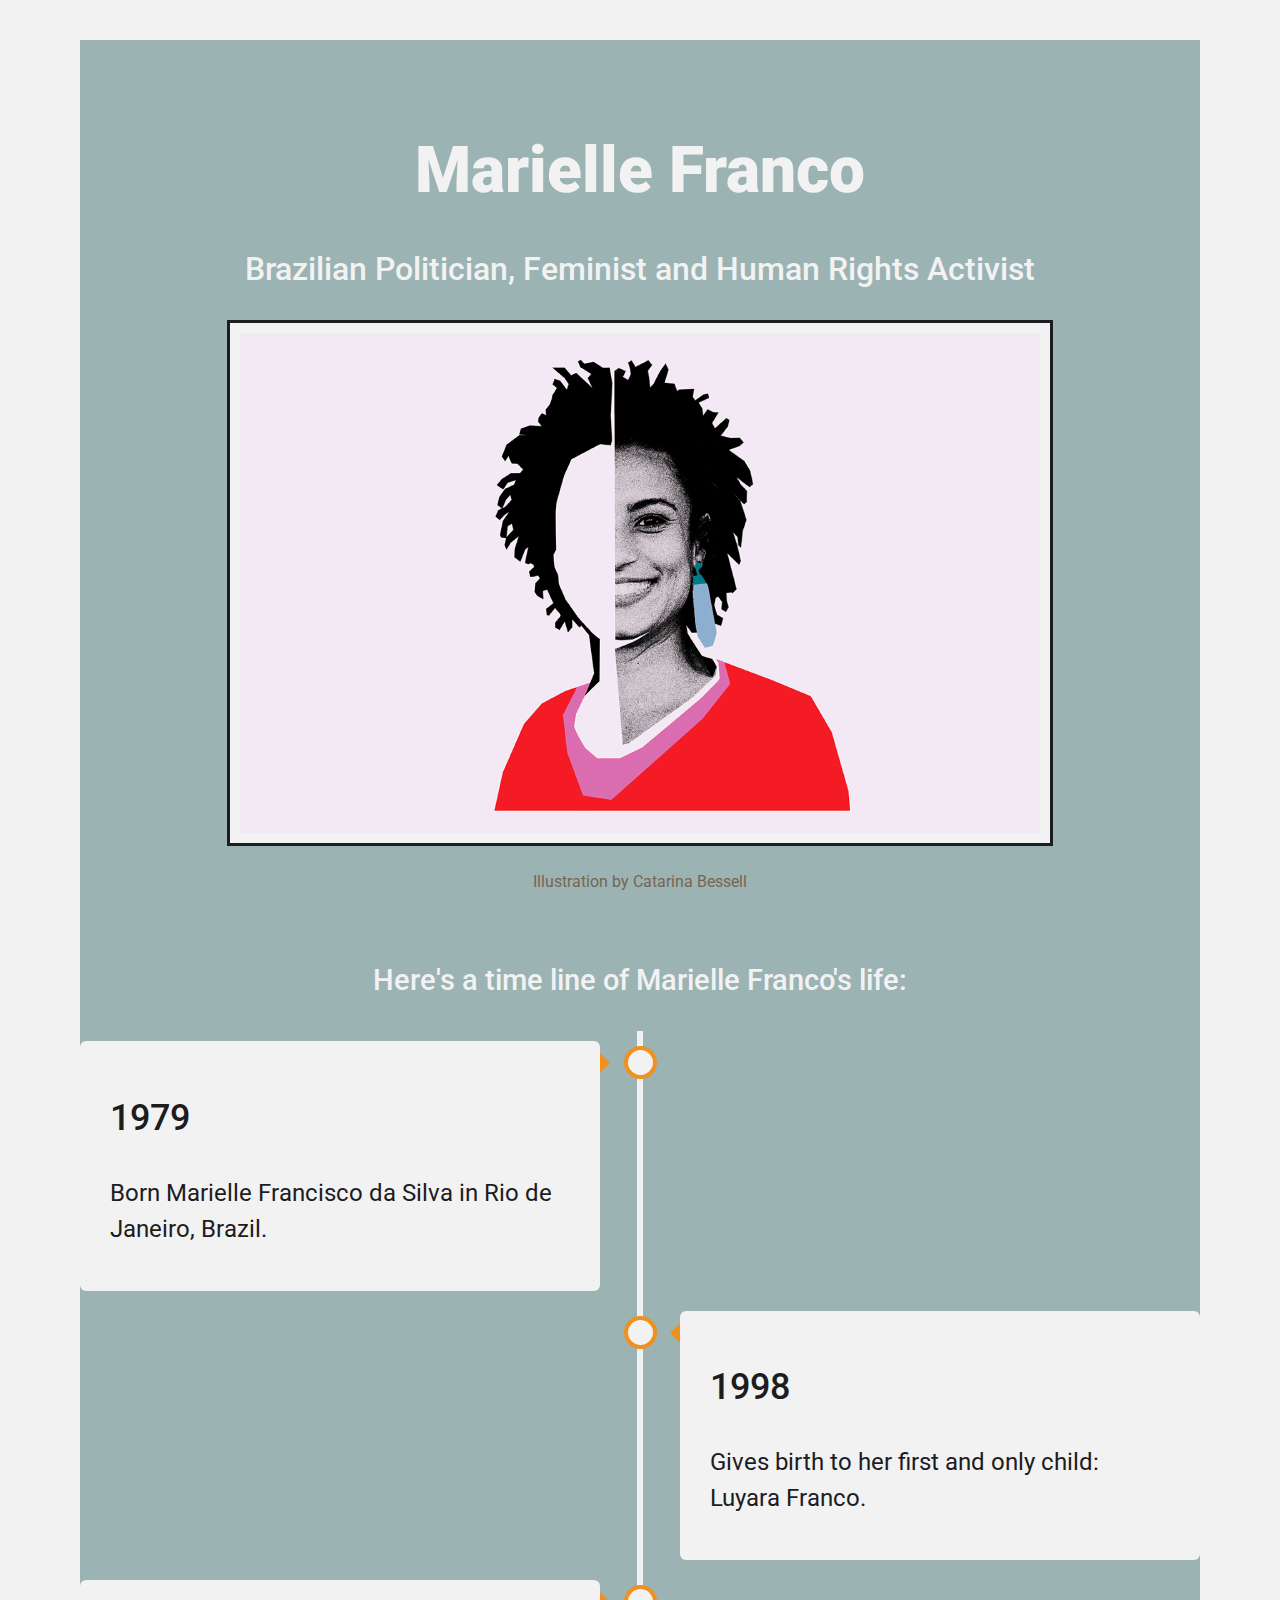
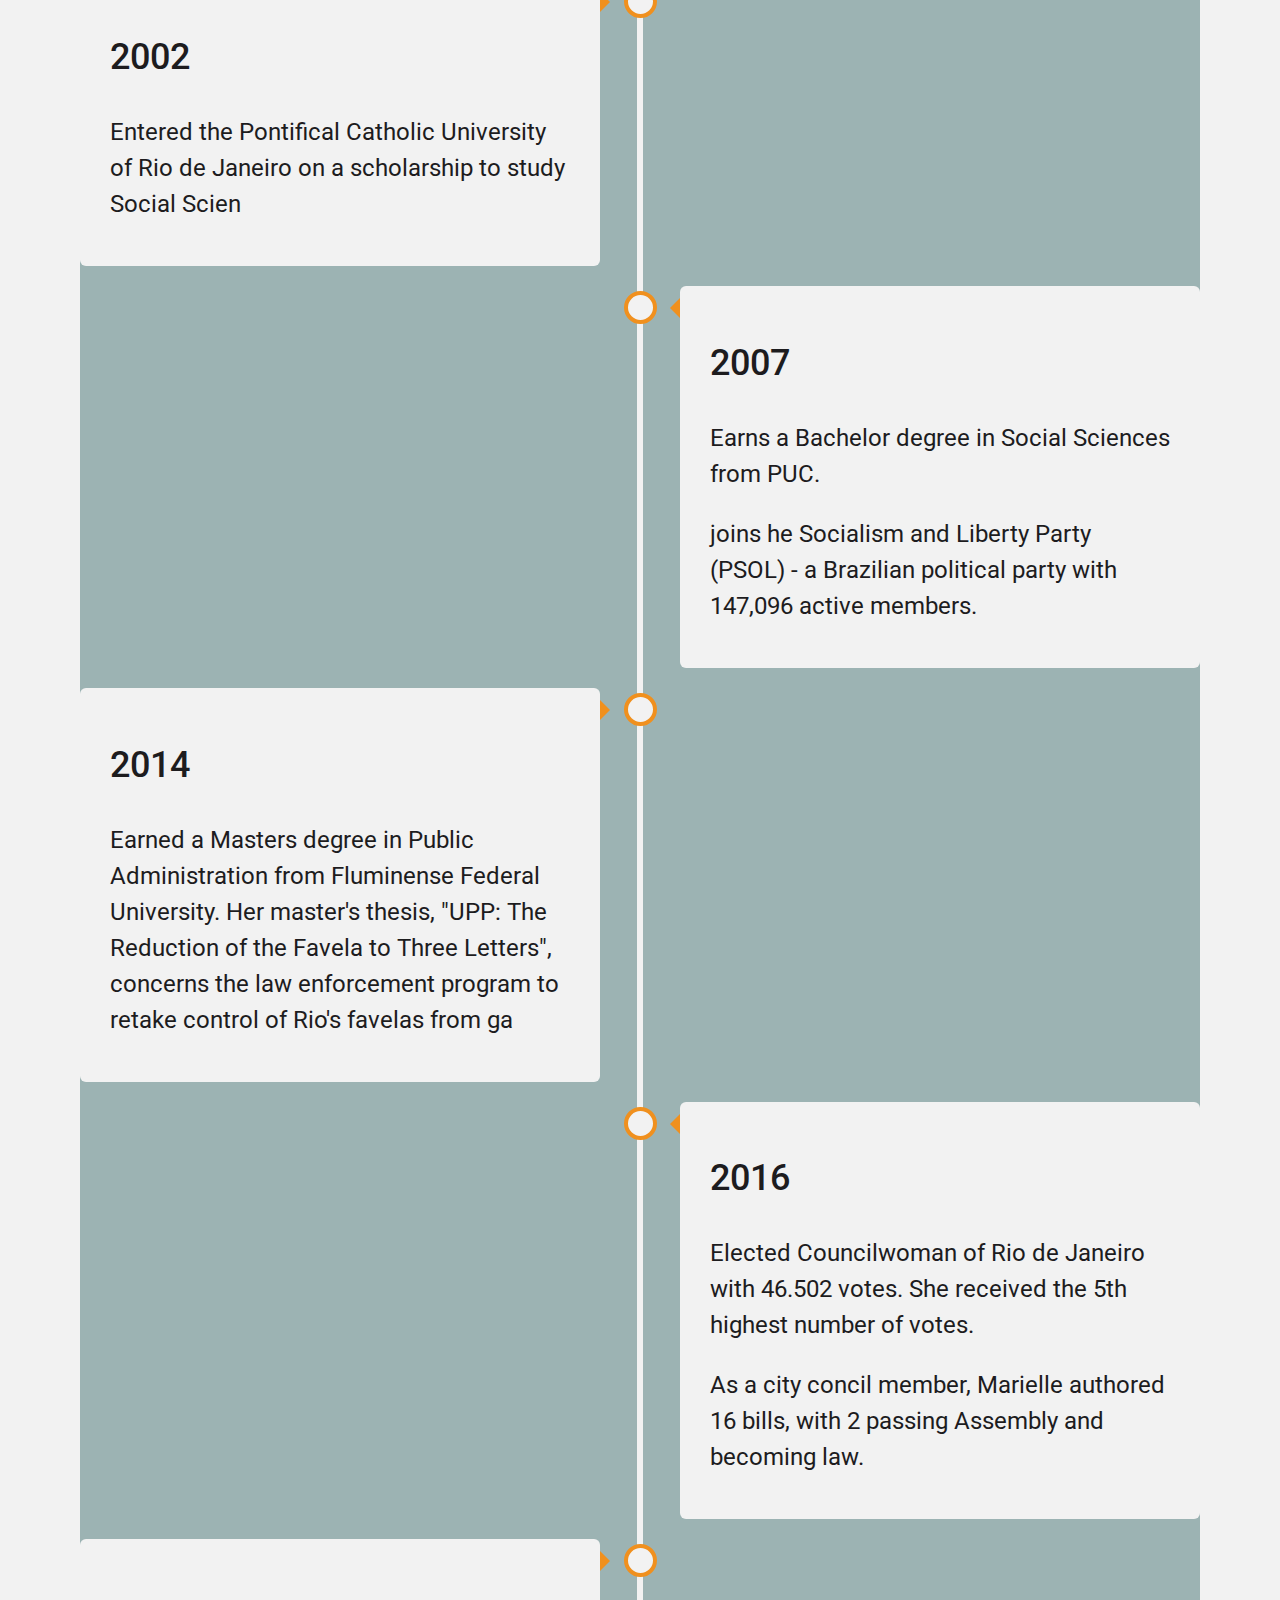
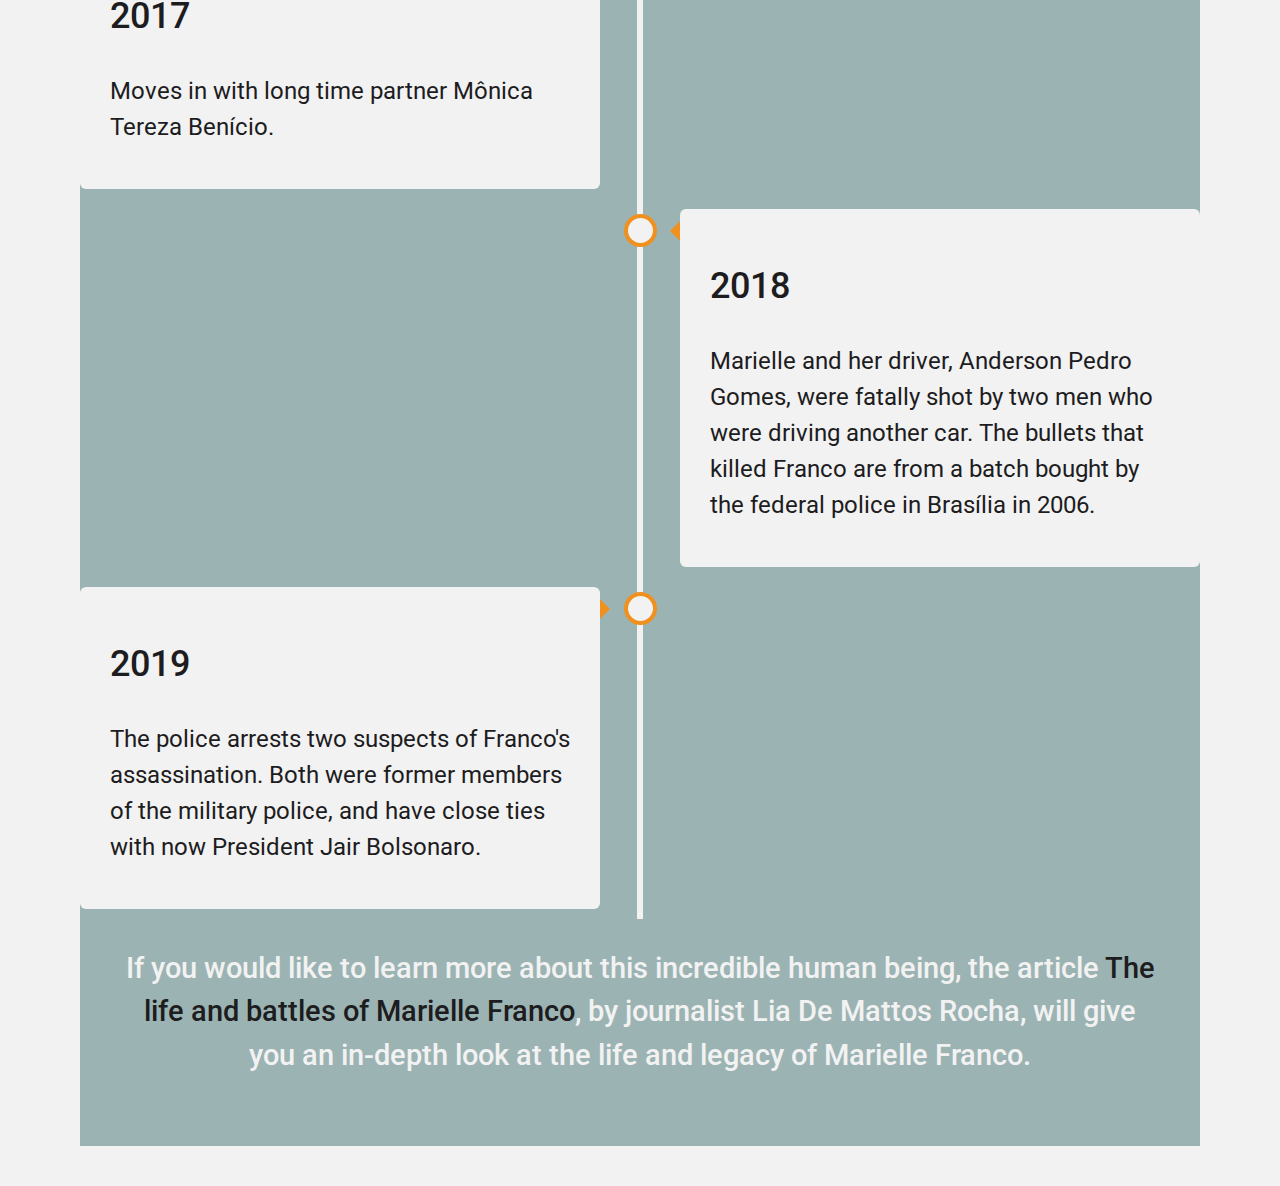
<file: marielle-franco_tribute-page/index.html>
<!DOCTYPE HTML>
<html lang="en" dir="ltr">
    <head>
        <meta charset="UTF-8"/>
        <meta name='viewport' content='width=device-width, initial-scale=1'/>
        <meta name='description' content='A Tribute Page for Marielle Franco'/>
        <title>Marielle Franco, Present!</title>
        <link href='style.css' rel='stylesheet'>
        <link href="https://fonts.googleapis.com/css2?family=Roboto:wght@400;500;900&display=swap" rel="stylesheet">
    </head>

    <body>
        <main id="main">
            <section>
                <h1 id="title">Marielle Franco</h1>
                <h2 id="tribute-info">Brazilian Politician, Feminist and Human Rights Activist</h2>
                <figure>
                    <img id="image" srcset="images/marielle-200px.jpg 200w,
                                images/marielle-480px.jpg 480w,
                                images/marielle-800px.jpg 800w"
                                sizes="(max-width: 600px) 480px, 800px"
                                src="Dispatch-Marielle-800px.jpg"
                                alt="A Marielle Franco illustration by the artist Catarina Bessell">
                </figure>
                <figcaption id="img-caption">Illustration by <a target="_blank" href="https://www.instagram.com/catarinabessell/">Catarina Bessell</a></figcaption>
                <br>
            </section>

            <h3>Here's a time line of Marielle Franco's life:</h3>

            <section class="timeline">
                <div class="container left">
                    <div class="content">
                        <h2>1979</h2>
                        <p>Born Marielle Francisco da Silva in Rio de Janeiro, Brazil.</p>
                    </div>
                </div>
                <div class="container right">
                    <div class="content">
                        <h2>1998</h2>
                        <p>Gives birth to her first and only child: Luyara Franco.</p>
                    </div>
                </div>
                <div class="container left">
                    <div class="content">
                        <h2>2002</h2>
                        <p>Entered the Pontifical Catholic University of Rio de Janeiro on a scholarship to study Social Scien</p>
                    </div>
                </div>
                <div class="container right">
                    <div class="content">
                        <h2>2007</h2>
                        <p>
                            Earns a Bachelor degree in Social Sciences from PUC.
                        <p>
                            joins he Socialism and Liberty Party (PSOL) - a Brazilian political party with 147,096 active members.
                        </p>
                    </div>
                </div>
                <div class="container left">
                    <div class="content">
                        <h2>2014</h2>
                        <p>Earned a Masters degree in Public Administration from Fluminense Federal University. Her master's thesis, "UPP: The Reduction of the Favela to Three Letters", concerns the law enforcement program to retake control of Rio's favelas from ga</p>
                    </div>
                </div>
                <div class="container right">
                    <div class="content">
                        <h2>2016</h2>
                        <p>Elected Councilwoman of Rio de Janeiro with 46.502 votes. She received the 5th highest number of votes.</p>
                        <p>As a city concil member, Marielle authored 16 bills, with 2 passing Assembly and becoming law.</p>
                    </div>
                </div>
                <div class="container left">
                    <div class="content">
                        <h2>2017</h2>
                        <p>Moves in with long time partner Mônica Tereza Benício.</p>
                    </div>
                </div>
                <div class="container right">
                    <div class="content">
                        <h2>2018</h2>
                        <p>Marielle and her driver, Anderson Pedro Gomes, were fatally shot by two men who were driving another car. The bullets that killed Franco are from a batch bought by the federal police in Brasília in 2006.</p>
                    </div>
                </div>
                <div class="container left">
                    <div class="content">
                        <h2>2019</h2>
                        <p>The police arrests two suspects of Franco's assassination. Both were former members of the military police, and have close ties with now President Jair Bolsonaro.</p>
                    </div>
                </div>
            </section>

            <h3>If you would like to learn more about this incredible human being, the article <a target="_blank" href="https://www.opendemocracy.net/en/democraciaabierta/life-and-battles-marielle-franco/">The life and battles of Marielle Franco</a>, by journalist Lia De Mattos Rocha, will give you an in-depth look at the life and legacy of Marielle Franco.</h3>

        </main>
    </body>

</html>
</file>
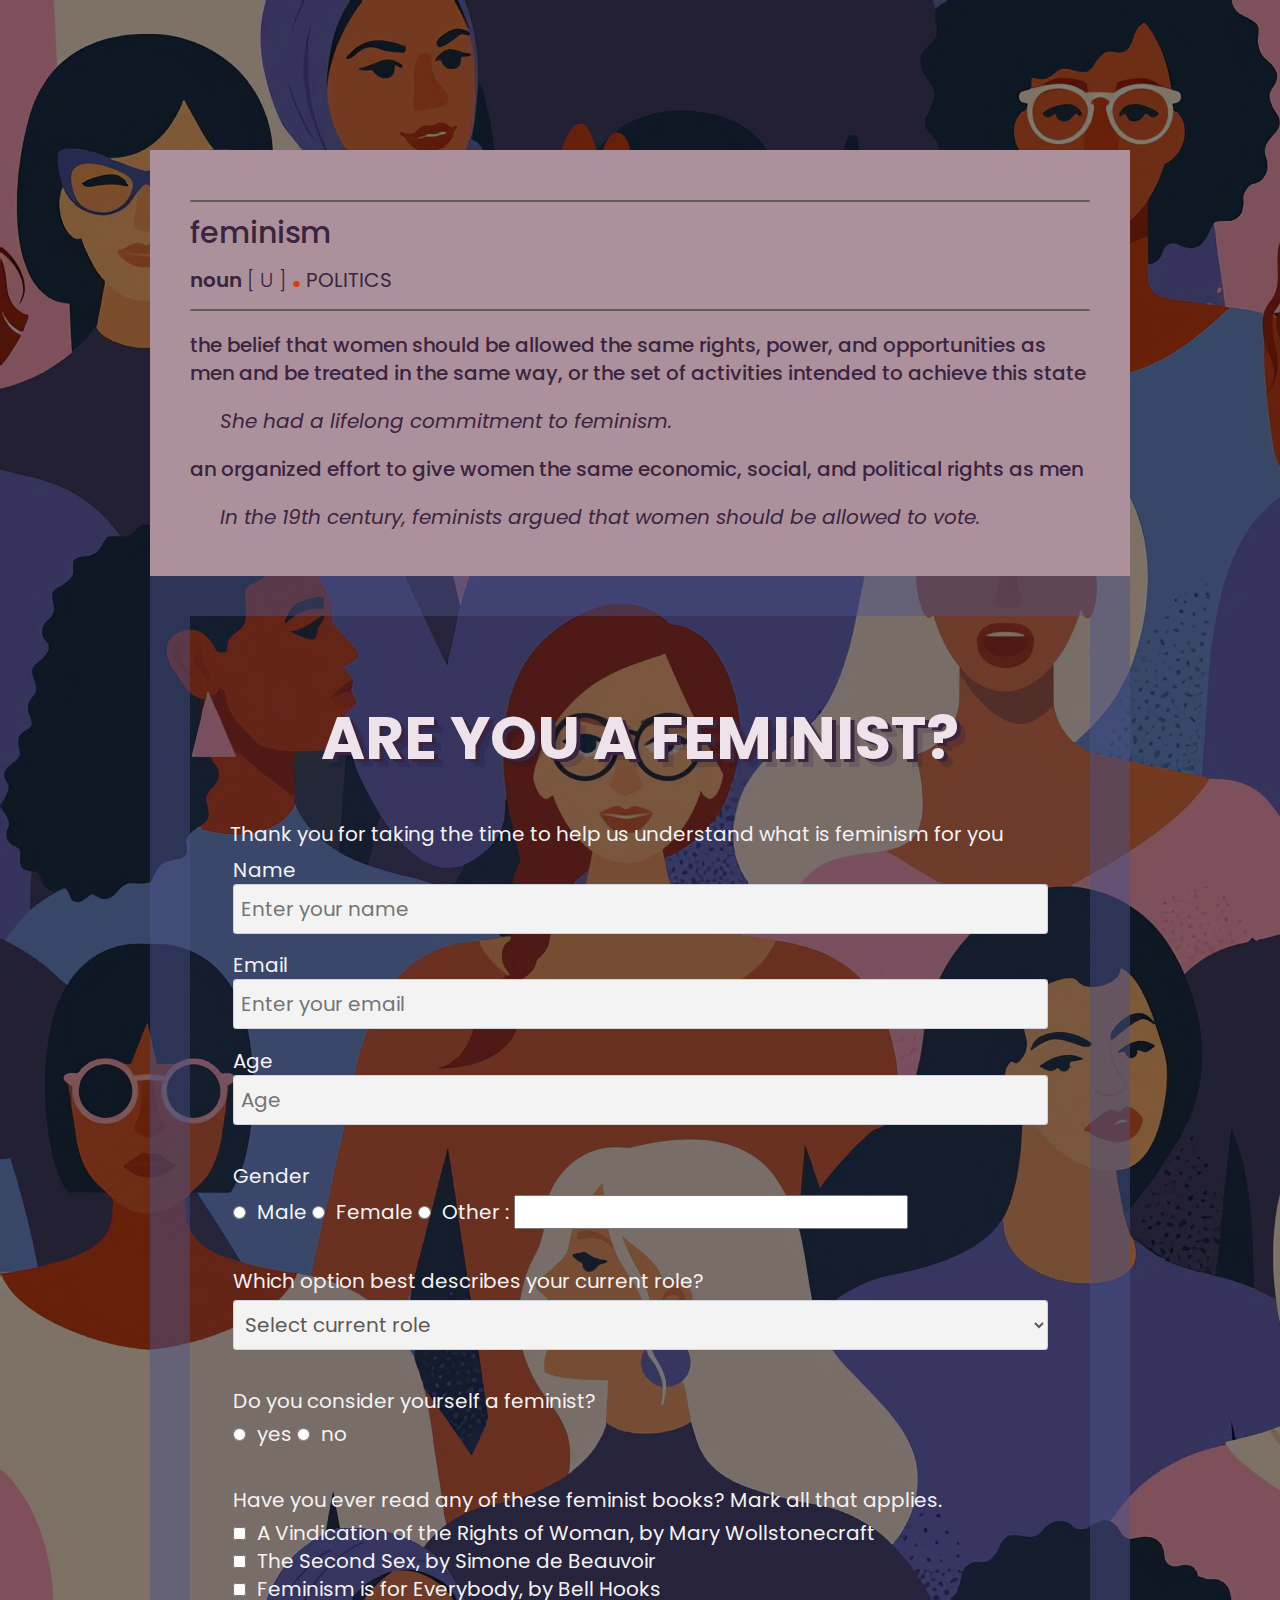
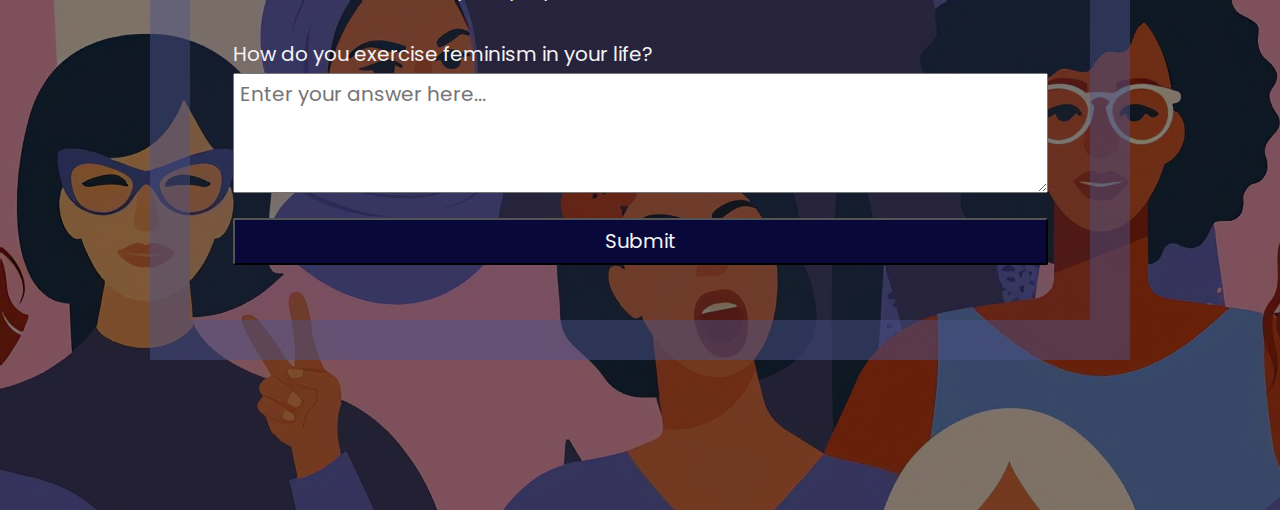
<file: survey-form/index.html>
<!DOCTYPE HTML>
<html lang='en' dir='ltr'>
	<head>
		<meta charset='UTF-8'/>
		<meta name='viewport' content='width=device-width, initial-scale=1'/>
		<meta name='description' content='A survey form about free code camp'/>
		<title>FCC: Survey Form</title>
		<link href='style.css' rel='stylesheet'/>
		<link href="https://fonts.googleapis.com/css2?family=Arimo:wght@400;700&display=swap" rel="stylesheet">
		<link href="https://fonts.googleapis.com/css2?family=Poppins:ital,wght@0,100;0,300;0,400;0,500;0,700;1,400&display=swap" rel="stylesheet">
		<!-- free code camp test suit -->
		<script src="https://cdn.freecodecamp.org/testable-projects-fcc/v1/bundle.js"></script>
	</head>
	<body>
		<!-- header -->
		<header>
			<hr>
			<h1  id="word">feminism</h1>
			<p id="thekind">
			<span class="grammar">noun</span>
			<span class="singular-noun"> [ U ] </span>
			<span class="divisor">.</span>
			<span class="domain">politics</span>
			</p>
			<hr>
			<p class="definition">the belief that women should be allowed the same rights, power, and opportunities as men and be treated in the same way, or the set of activities intended to achieve this state
			<p class="example">She had a lifelong commitment to feminism.</p>
			<p class="definition">an organized effort to give women the same economic, social, and political rights as men</p>
			<p class="example">In the 19th century, feminists argued that women should be allowed to vote.</p>
		</header>

		<!-- main -->
		<main>

			<section>
				<div class="survey-form">
					<h1 id='title'>Are You A Feminist?</h1>
					<p id="description">Thank you for taking the time to help us understand what is feminism for you</p>

					<form id="survey-form">
						<!-- name -->
						<div class="form-group">
							<label for="name" id="name-label">Name</label><br>
							<input type="text" id="name" name="name" class="form-control" placeholder="Enter your name" required="">
						</div>
						<!-- email -->
						<div class="form-group">
							<label for="email" id="email-label">Email</label><br>
							<input type="email" id="email" name="email" class="form-control" placeholder="Enter your email" required="">
						</div>
						<!-- age -->
						<div class="form-group">
							<label for="age" id="number-label">Age</label><br>
							<input type="number" min="10" max="110" id="number" name="age" class="form-control" placeholder="Age" required="">
						</div>
						<!-- gender -->
						<div class="form-group">
							<p>Gender</p>
							<input type="radio" id="male" name="gender" value="male" class="input-radio">
							<label for="male">Male</label>
							<input type="radio" id="female" name="gender" value="female" class="input-radio">
							<label for="female">Female</label>
							<input type="radio" id="other" name="gender" value="other" class="input-radio">
							<label for="other">Other :</label>
							<input type="text" id="other-type-text" name="gender" class="input-radio"><br>
							</div>
						<!-- occupation -->
						<div class="form-group">
							<p>Which option best describes your current role?</p>
							<select id="dropdown" name="occupation" class="form-control">
								<option disabled="" selected="" value="">Select current role</option>
								<option value="student">Student</option>
								<option value="fulltime">Full Time Job</option>
								<option value="parttime">Part Time Job</option>
								<option value="self">Self-employee</option>
							</select>
						</div>
						<!-- to be added:
										economic background
										education
										race
										religion
						-->
						<!-- are you a feminist? -->
						<div class="form-group">
							<p>Do you consider yourself a feminist?</p>
							<input type="radio" id="yes" name="yes" value="yes" class="input-radio">
							<label for="yes">yes</label>
							<input type="radio" id="no" name="no" value="no" class="input-radio">
							<label for="no">no</label>
						</div>
						<!-- books -->
						<div class="form-group">
							<p id="books">Have you ever read any of these feminist books? Mark all that applies.</p>
							<input type="checkbox" class="input-checkbox" name="books" value="A Vindication of the Rights of Woman, by Mary Wollstonecraft">
							<label for="books">A Vindication of the Rights of Woman, by Mary Wollstonecraft</label><br>
							<input type="checkbox" class="input-checkbox" name="books" value="The Second Sex, by Simone de Beauvoir">
							<label for="books">The Second Sex, by Simone de Beauvoir</label><br>
							<input type="checkbox" class="input-checkbox" name="books" value="Feminism is for Everybody, by Bell Hooks">
							<label for="books">Feminism is for Everybody, by Bell Hooks</label><br>
							<!-- more books to be added later -->
						</div>
						<!-- how feminism? -->
						<div class="form-group">
							<p>How do you exercise feminism in your life?</p>
							<textarea id="answer" class="input-textarea" name="comment" placeholder="Enter your answer here..."></textarea>
						</div>
						<!-- submit button -->
						<div class="form-group">
							<button type="submit" id="submit" class="submit-button">
							Submit
							</button>
						</div>
					</form>
				</div>

			</section>

		</main>
	</body>
</html>
</file>
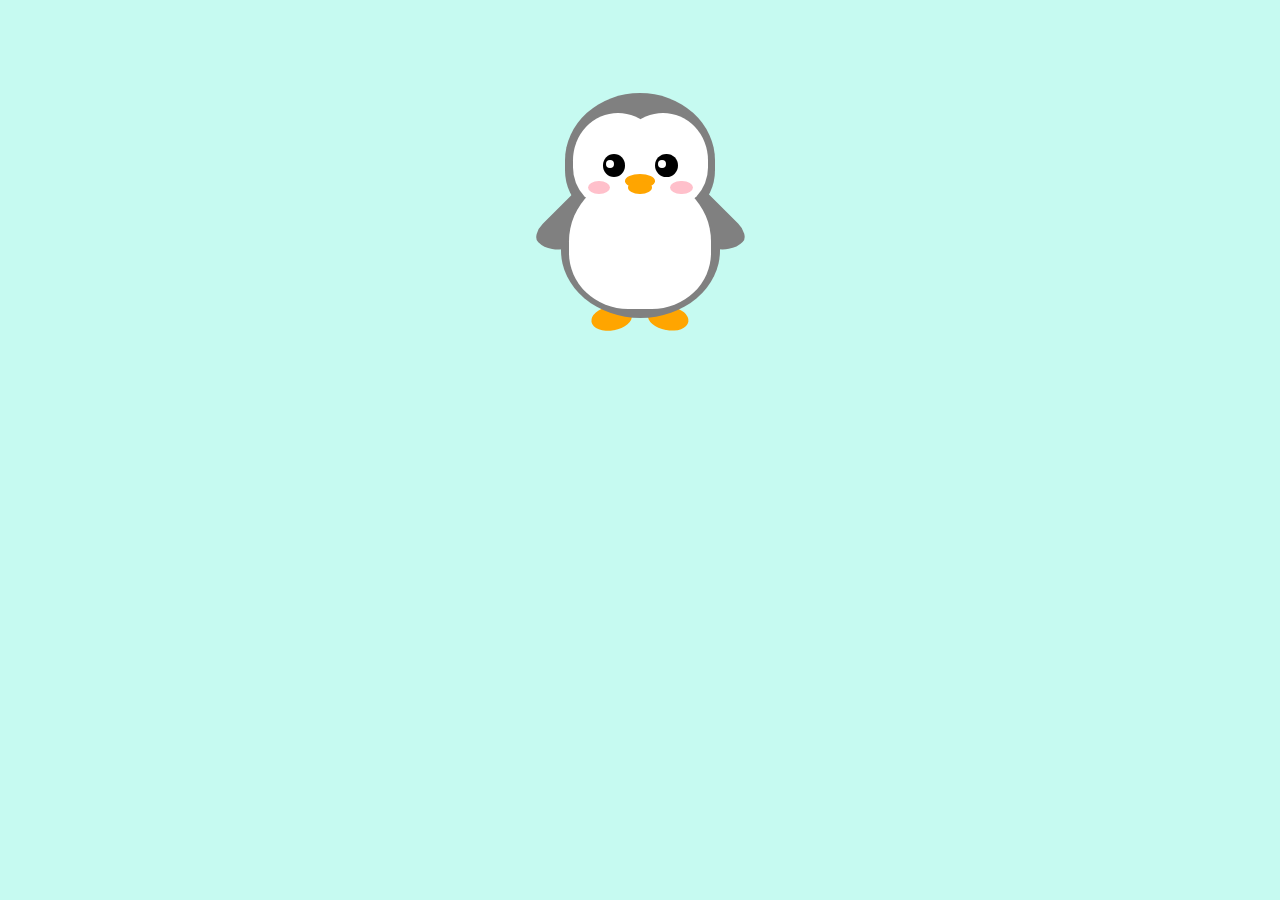
<file: responsive-web-design/drawing-penguin/index.html>
<!DOCTYPE html>
<html lang="en" dir="ltr">
    <head>
        <meta http-equiv="Content-Type" content="text/html; charset=UTF-8" />
        <meta name="viewport" content="width=device-width, initial-scale=1.0, viewport-fit=cover"/>
        <title>Drawing a Penguin with CSS</title>
        <style>
            :root {
                --penguin-belly: pink; /* :root is a pseudo-class selector that matches the root element of the document, usually the html element. By creating your variables in :root, they will be available globally and can be accessed from any other selector in the style sheet. */
            }

            /* when your screen is smaller or larger than your media query break point, you can change the value of a variable, and it will apply its style wherever it is used. */
            @media (max-width: 350px) {
                :root {
                /* add code below */
                    --penguin-size: 200px;
                    --penguin-skin: black;
                /* add code above */
                }
            }

            .penguin {
                /* change code below */
                --penguin-skin: gray;
                --penguin-beak: orange;
                --penguin-belly: white; /* overriding the value set in the :root pseudo class selector */
                /* change code above */
                position: relative;
                margin: auto;
                display: block;
                margin-top: 5%;
                width: 300px;
                height: 300px;
            }

            .penguin-top {
                top: 10%;
                left: 25%;
                background: var(--penguin-skin, gray); /* the 2nd value is a fallback value in case the name of the variable was mispelled */
                width: 50%;
                height: 45%;
                border-radius: 70% 70% 60% 60%;
            }

            .penguin-bottom {
                top: 40%;
                left: 23.5%;
                background: var(--penguin-skin, gray);
                width: 53%;
                height: 45%;
                border-radius: 70% 70% 100% 100%;
            }

            .right-hand {
                top: 0%;
                left: -5%;
                background: var(--penguin-skin, gray);
                width: 30%;
                height: 60%;
                border-radius: 30% 30% 120% 30%;
                transform: rotate(45deg);
                z-index: -1;
            }

            .left-hand {
                top: 0%;
                left: 75%;
                background: var(--penguin-skin, gray);
                width: 30%;
                height: 60%;
                border-radius: 30% 30% 30% 120%;
                transform: rotate(-45deg);
                z-index: -1;
            }

            .right-cheek {
                top: 15%;
                left: 35%;
                background: var(--penguin-belly, white);
                width: 60%;
                height: 70%;
                border-radius: 70% 70% 60% 60%;
            }

            .left-cheek {
                top: 15%;
                left: 5%;
                background: var(--penguin-belly, white);
                width: 60%;
                height: 70%;
                border-radius: 70% 70% 60% 60%;
            }

            .belly {
                top: 60%;
                left: 2.5%;
                background: var(--penguin-belly, white);
                width: 95%;
                height: 100%;
                border-radius: 120% 120% 100% 100%;
            }

            .right-feet {
                top: 85%;
                left: 60%;
                background: var(--penguin-beak, orange);
                width: 15%;
                height: 30%;
                border-radius: 50% 50% 50% 50%;
                transform: rotate(-80deg);
                z-index: -2222;
            }

            .left-feet {
                top: 85%;
                left: 25%;
                background: var(--penguin-beak, orange);
                width: 15%;
                height: 30%;
                border-radius: 50% 50% 50% 50%;
                transform: rotate(80deg);
                z-index: -2222;
            }

            .right-eye {
                top: 45%;
                left: 60%;
                background: black;
                width: 15%;
                height: 17%;
                border-radius: 50%;
            }

            .left-eye {
                top: 45%;
                left: 25%;
                background: black;
                width: 15%;
                height: 17%;
                border-radius: 50%;
            }

            .sparkle {
                top: 25%;
                left: 15%;
                background: white;
                width: 35%;
                height: 35%;
                border-radius: 50%;
            }

            .blush-right {
                top: 65%;
                left: 15%;
                background: pink;
                width: 15%;
                height: 10%;
                border-radius: 50%;
            }

            .blush-left {
                top: 65%;
                left: 70%;
                background: pink;
                width: 15%;
                height: 10%;
                border-radius: 50%;
            }

            .beak-top {
                top: 60%;
                left: 40%;
                background: var(--penguin-beak, orange);
                width: 20%;
                height: 10%;
                border-radius: 50%;
            }

            .beak-bottom {
                top: 65%;
                left: 42%;
                background: var(--penguin-beak, orange);
                width: 16%;
                height: 10%;
                border-radius: 50%;
            }

            body {
                background:#c6faf1;
            }

            .penguin * {
                position: absolute;
            }
        </style>
    </head>
    <body>
        <div class="penguin">
            <div class="penguin-bottom">
                <div class="right-hand"></div>
                <div class="left-hand"></div>
                <div class="right-feet"></div>
                <div class="left-feet"></div>
            </div>
            <div class="penguin-top">
                <div class="right-cheek"></div>
                <div class="left-cheek"></div>
                <div class="belly"></div>
                <div class="right-eye">
                    <div class="sparkle"></div>
                </div>
                <div class="left-eye">
                  <div class="sparkle"></div>
                </div>
                <div class="blush-right"></div>
                <div class="blush-left"></div>
                <div class="beak-top"></div>
                <div class="beak-bottom"></div>
            </div>
        </div>
    </body>
</html>
</file>
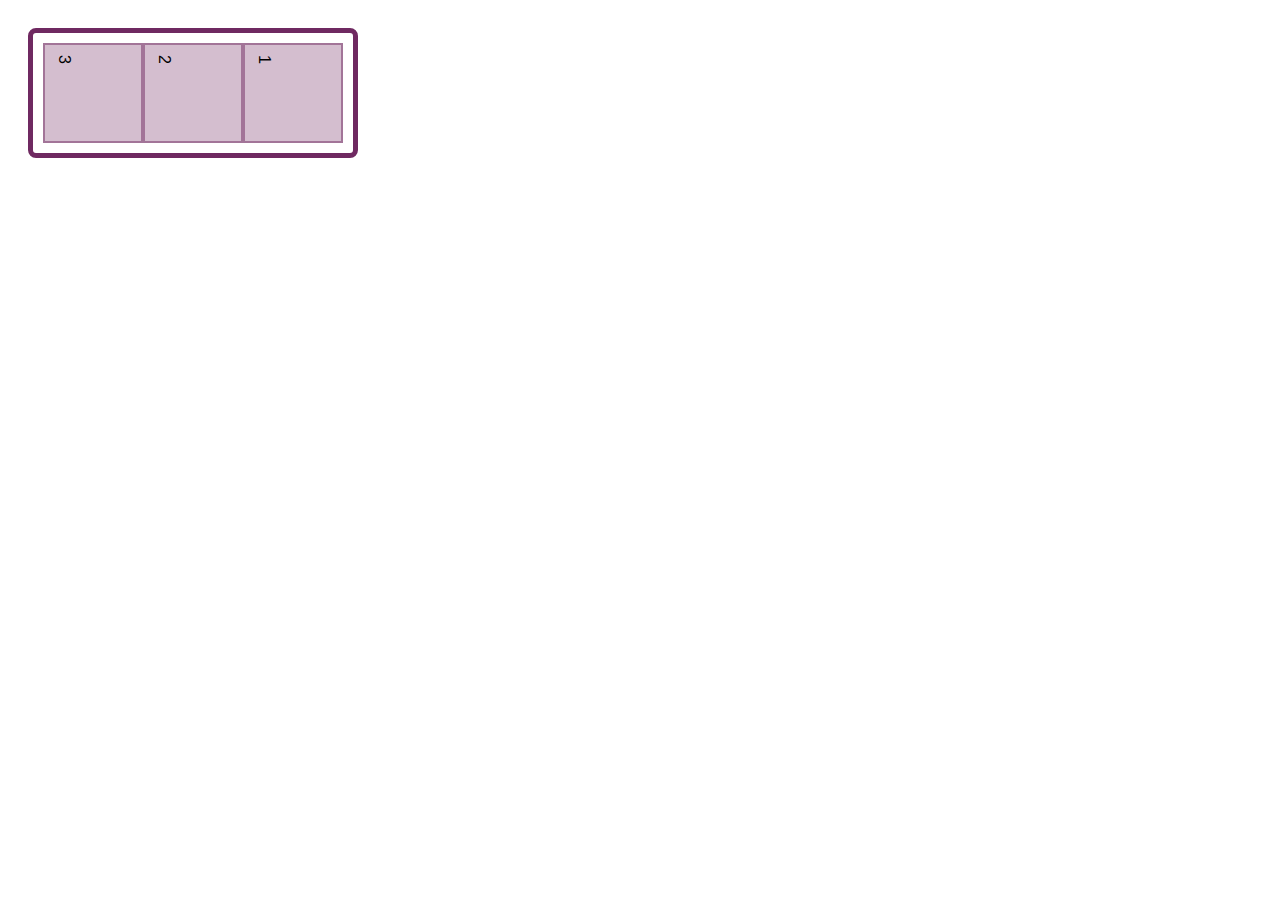
<file: responsive-web-design/fiddling/0-index.html>
<!DOCTYPE html>
<html>
<!-- Tutorial from Smashing Magazine
    What Happens When You Create A Flexbox Flex Container?
    Author: Rachel Andrew
    https://www.smashingmagazine.com/2018/08/flexbox-display-flex-container/
-->
    <head>
        <meta charset="UTF-8">
        <title>Fiddling with Flexbox Container</title>

        <!-- CSS -->
        <style>
            body {
                padding: 20px;
                font: 1em Helvetica Neue, Helvetica, Arial, sans-serif;
            }

            * {box-sizing: border-box;}

            p {
                margin: 0 0 1em 0;
            }

            .container {
                border: 5px solid rgb(111, 41, 97);
                border-radius: .5em;
                padding: 10px;
                display: flex;
                flex-direction: column-reverse;
                writing-mode: vertical-lr;
            }

            .item {
                width: 100px;
                height: 100px;
                padding: 10px;
                background-color: rgba(111, 41, 97, .3);
                border: 2px solid rgba(111, 41, 97, .5);
            }

        </style>
    </head>

    <body>
        <div class="container">
            <div class="item">1</div>
            <div class="item">2</div>
            <div class="item">3</div>
        </div>

    </body>

</html>
</file>
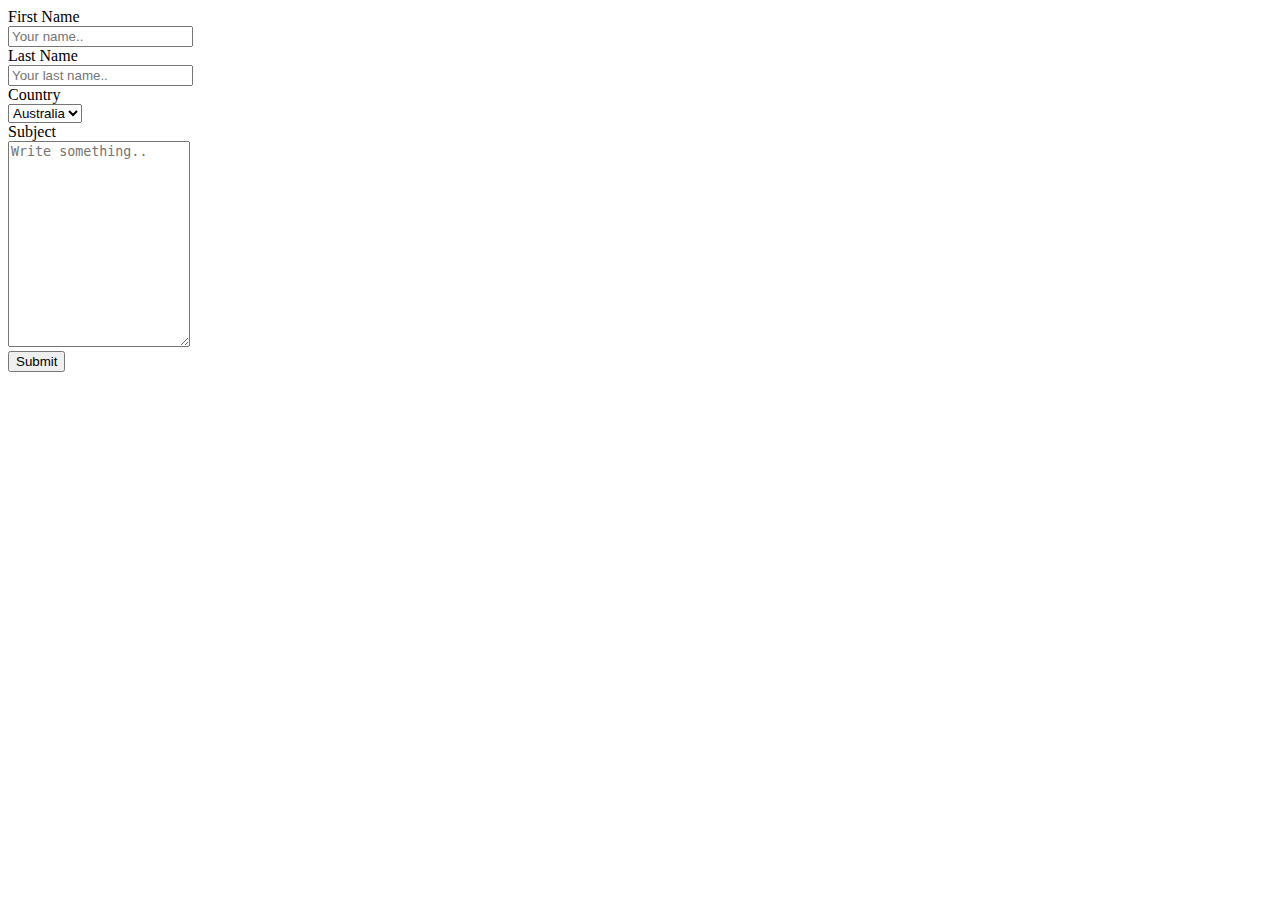
<file: responsive-web-design/fiddling/1-index.html>
<!DOCTYPE html>
<html>
<!-- Tutorial from w3school
    How To - Responsive Form
    Create a responsive form using CSS
    https://www.w3schools.com/howto/howto_css_responsive_form.asp
-->
    <head>
        <meta charset="UTF-8">
        <title>Create a responsive form using CSS</title>
    </head>
    <body>
        <div class="container">
            <form action="action_page.php">
                <div class="row">
                    <div class="col-25">
                        <label for="fname">First Name</label>
                    </div>
                    <div class="col-75">
                        <input type="text" id="fname" name="firstname" placeholder="Your name..">
                    </div>
                </div>
                <div class="row">
                    <div class="col-25">
                        <label for="lname">Last Name</label>
                    </div>
                    <div class="col-75">
                        <input type="text" id="lname" name="lastname" placeholder="Your last name..">
                    </div>
                </div>
                <div class="row">
                    <div class="col-25">
                        <label for="country">Country</label>
                    </div>
                    <div class="col-75">
                        <select id="country" name="country">
                            <option value="australia">Australia</option>
                            <option value="canada">Canada</option>
                            <option value="usa">USA</option>
                        </select>
                    </div>
                </div>
                <div class="row">
                    <div class="col-25">
                        <label for="subject">Subject</label>
                    </div>
                    <div class="col-75">
                        <textarea id="subject" name="subject" placeholder="Write something.." style="height:200px"></textarea>
                    </div>
                </div>
                <div class="row">
                    <input type="submit" value="Submit">
                </div>
            </form>
        </div>
    </body>
</html>
</file>
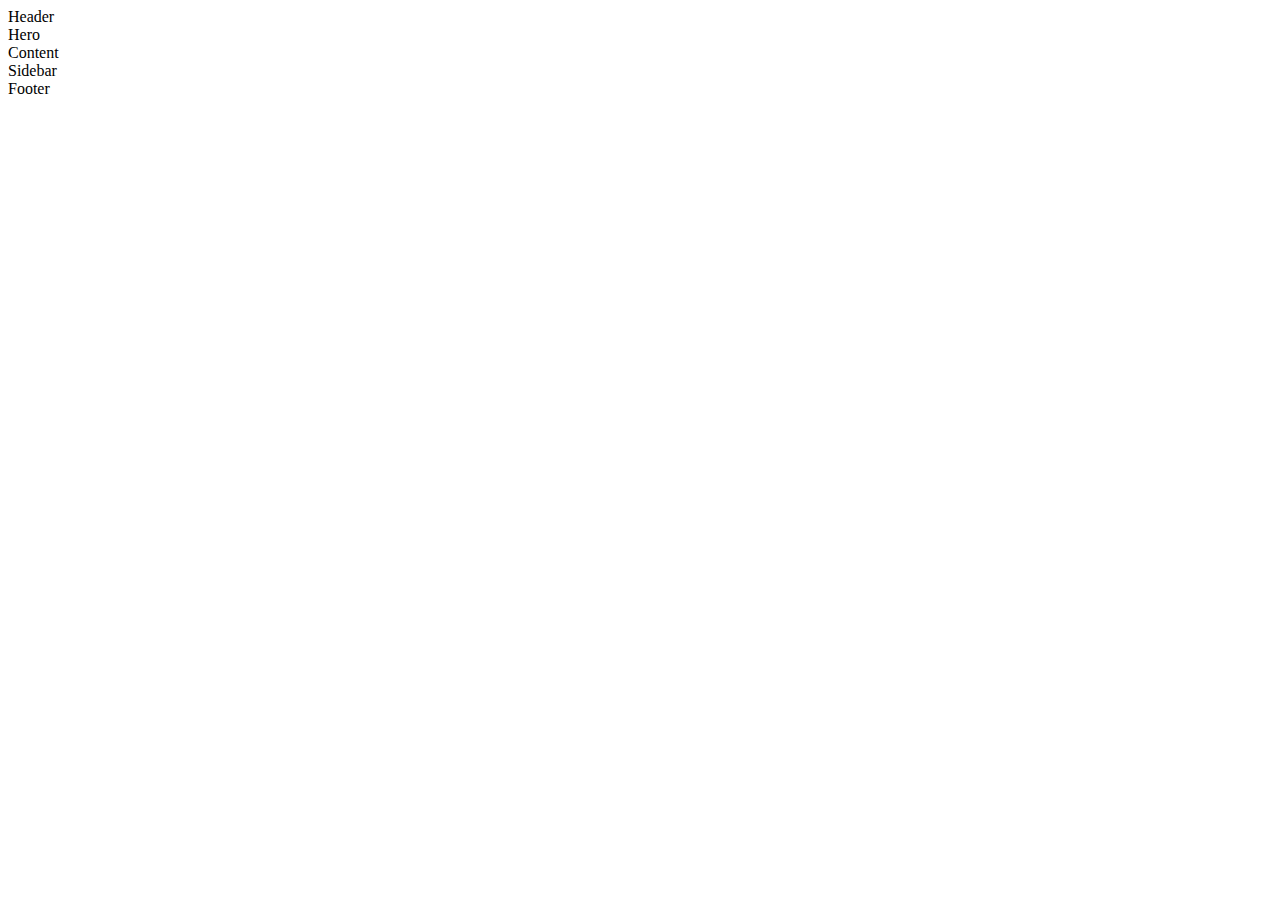
<file: responsive-web-design/fiddling/2-index.html>
<!DOCTYPE html>
<html>
<!-- Tutorial from coder coder!
    Build a responsive website layout with flexbox
    https://coder-coder.com/build-flexbox-website-layout/
-->
    <head>
        <meta charset="UTF-8">
        <title>Create a responsive form using CSS</title>

        <!-- CSS -->
    </head>

    <! -- Main Content -->
    <main>

        <!-- Header -->
        <header>
            Header
        </header>

        <!-- Hero -->
        <section>
            Hero
        </section>

        <!-- Content -->
        <section>
            Content
        </section>

        <!-- Sidebar -->
        <aside>
            Sidebar
        </aside>

        <!-- Footer -->
        <footer>
            Footer
        </footer>

    </main>
</html>
</file>
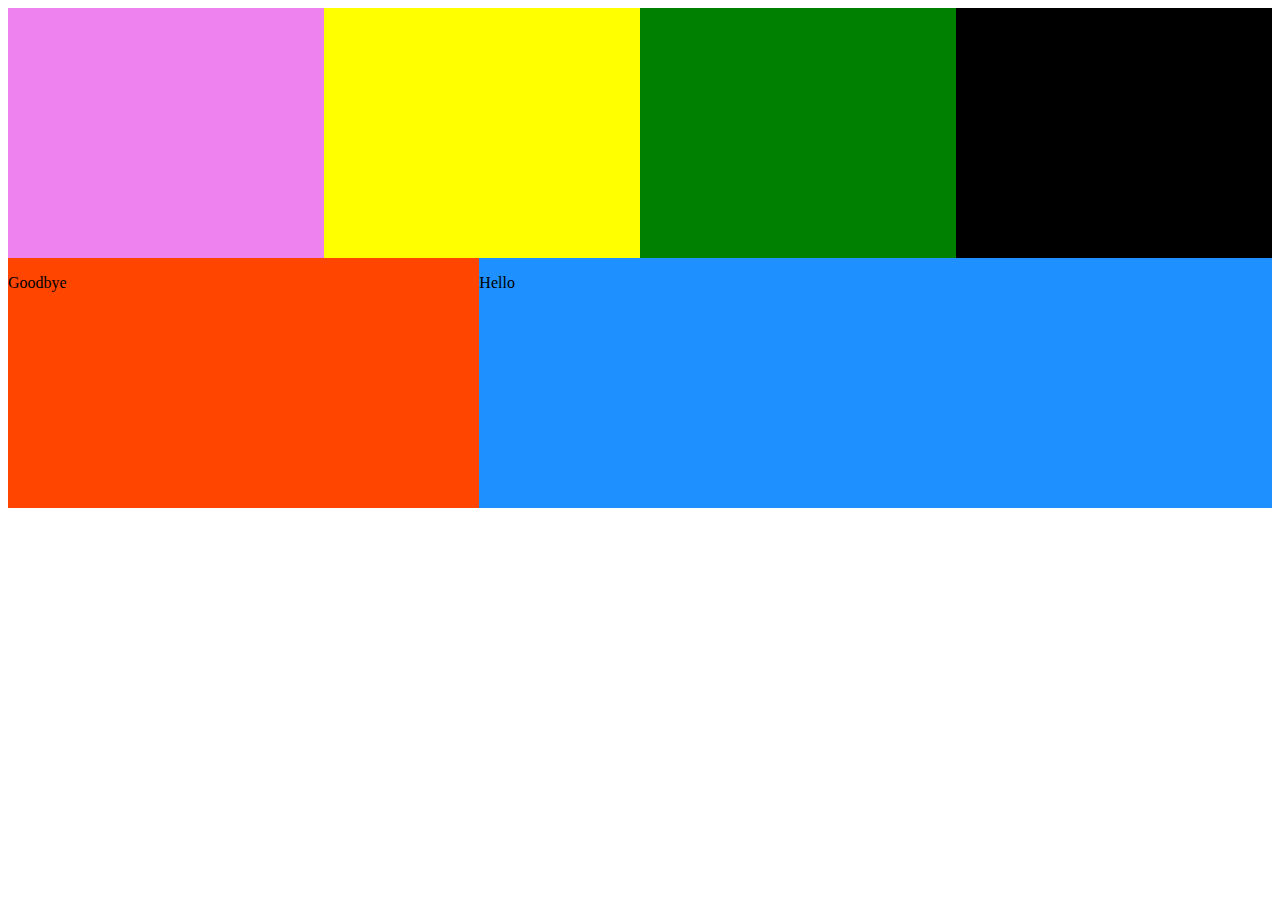
<file: responsive-web-design/flexbox/1-index.html>
<!DOCTYPE html>
<html>
    <head>
        <style>
            #box-container {
                height: 500px;
                display: flex;
                flex-direction: row;
                justify-content: center;
                align-items: center;
                flex-wrap: wrap;
            }

            #box-1 {
                background-color: dodgerblue;
                width: 25%;
                height: 50%;
                flex: 2 2 150px; /* flex-grow flex-shrink flex-basis. Its default value is O 1 auto */
                align-self: center; /* this property allows you to adjust each item's alignment individually */
                order: 2; /* tell CSS the order of how flex items appear in the flex container.By default, items will appear              in the same order they come in the source HTML. */
            }

            #box-2 {
                background-color: orangered;
                width: 25%;
                height: 50%;
                flex: 1 1 150px;
                align-self: flex-end;
                order: 1;
            }
            #box-3 {
                background-color: violet;
                width: 25%;
                height: 50%;
            }
            #box-4 {
                background-color: yellow;
                width: 25%;
                height: 50%;
            }
            #box-5 {
                background-color: green;
                width: 25%;
                height: 50%;
            }
            #box-6 {
                background-color: black;
                width: 25%;
                height: 50%;
            }
        </style>
        <title>Flexbox</title>
    </head>
    <body>
        <div id="box-container">
            <div id="box-1"><p>Hello</p></div>
            <div id="box-2"><p>Goodbye</p></div>
            <div id="box-3"></div>
            <div id="box-4"></div>
            <div id="box-5"></div>
            <div id="box-6"></div>
        </div>
    </body>
</html>
</file>
<file: marielle-franco_tribute-page/style.css>
body {
    background-color: #F2F2F2;
    font-family: 'Roboto', sans-serif;
    font-weight: 400;
    line-height: 1.5;
    font-size: 1.5rem;
    margin: 40px 80px 40px 80px;
    color: #1D1C1E;
}

#main {
    display: block;
    background-color: #9CB3B3;
    padding: 40px;
}

#title, #tribute-info, h3 {
    text-align: center;
    color: #F2F2F2;
}

#title {
    font-size: 4rem;
    font-weight: 900;
    margin-bottom: 0;
}

#tribute-info {
    font-size: 2rem;
    font-weight: 500;
}

.content h2 {
    color: #1D1C1E;
    font-weight: 500;
}

h3 {
    font-size: 1.8rem;
    font-weight: 500;
}

#image {
    max-width: 100%;
    display: block;
    margin: 0 auto;
    padding: 10px;
    border: 3px solid #1D1C1E;
    background-color: #F2F2F2;
}

#img-caption {
    margin: 0 auto;
    text-align: center;
}

#img-caption, #img-caption a {
    color: #776551;
    font-size: 1rem;
}

a {
    text-decoration: none;
    color: #1D1C1E;
}

#img-caption a:hover {
    font-size: 1.5rem;
}

/* The actual timeline (the vertical ruler) */
.timeline {
    position: relative;
    max-width: 1200px;
    margin: 0 auto;
}

/* The actual timeline (the vertical ruler) */
.timeline::after {
    content: '';
    position: absolute;
    width: 6px;
    background-color: #F2F2F2;
    top: 0;
    bottom: 0;
    left: 50%;
    margin-left: -3px;
}

/* Container around content */
.container {
    padding: 10px 40px;
    position: relative;
    background-color: inherit;
    width: 50%;
}

/* The circles on the timeline */
.container::after {
    content: '';
    position: absolute;
    width: 25px;
    height: 25px;
    right: -17px;
    background-color: #F2F2F2;
    border: 4px solid #F0901E;
    top: 15px;
    border-radius: 50%;
    z-index: 1;
}


/* Place the container to the left */
.left {
    left: -80px;
}

/* Place the container to the right */
.right {
    left: 50%;
}

/* Add arrows to the left container (pointing right) */
.left::before {
    content: " ";
    height: 0;
    position: absolute;
    top: 22px;
    width: 0;
    z-index: 1;
    right: 30px;
    border: medium solid #F2F2F2;
    border-width: 10px 0 10px 10px;
    border-color: transparent transparent transparent #F0901E;;
}

/* Add arrows to the right container (pointing left) */
.right::before {
    content: " ";
    height: 0;
    position: absolute;
    top: 22px;
    width: 0;
    z-index: 1;
    left: 30px;
    border: medium solid white;
    border-width: 10px 10px 10px 0;
    border-color: transparent #F0901E transparent transparent;
}

/* Fix the circle for containers on the right side */
.right::after {
    left: -16px;
}

/* The actual content */
.content {
    padding: 20px 30px;
    background-color: #F2F2F2;
    position: relative;
    border-radius: 6px;
}

/*
 * MEDIA QUERIES
 */

@media screen and (max-width: 800px) {
    html, body {
        font-size: 15px;
    }

	#main {
		padding: 50px;
	}
}

/* Responsive timeline on screens less than 650px wide */
@media screen and (max-width: 650px) {
    html, body {
        font-size: 14px;
    }

/* Place the timelime to the left */
    .timeline::after {
        left: 31px;
    }

    .left {
        left: -61px;
    }

/* Full-width containers */
    .container {
        width: 100%;
        padding-left: 70px;
        padding-right: 25px;
    }

/* Make sure that all arrows are pointing leftwards */
    .container::before {
    left: 60px;
    border: medium solid white;
    border-width: 10px 10px 10px 0;
    border-color: transparent white transparent transparent;
    }

/* Make sure all circles are at the same spot */
    .left::after, .right::after {
        left: 15px;
    }

/* Make all right containers behave like the left ones */
    .right {
        left: 0%;
    }
}

/* on screens that are 460px or less */
@media screen and (max-width: 460px){
	* {
		box-sizing: border-box;
	}
    body {
        font-size: 1rem;
        margin: 10px;
    }

    h1 {
        font-size: 1.8rem;
        line-height: 1.2;
    }

    h2 {
        font-size: 1.5rem;
    }

    h3 {
        font-size: 1rem;
    }

    #image {
        max-width: 100%;
    }

    #img-caption {
        font-size: 0.8rem;
    }

    p {

        padding: 10px !important;

    }

	.content {
		padding: 10px 0px;

	}

    .left, .right {
        left: -3px;
    }

}
</file>
<file: survey-form/style.css>
*, *::before, *::after {
    box-sizing: border-box;
}

:root {
    --color-white: #F3F3F3;
	--color-lilac: #AC919C;
	--color-deep-lilac: #EEE3EB;
	--color-light-gray: #CED4DA;
	--color-light-blue: #4B528A;
	--color-translucid-light-blue: rgba(75, 82, 138, .1);
    --color-darkblue: #08083A;
    --color-darkblue-alpha: rgba(8,8,58,0.15);
    --color-deep-purple: #3B243E;
	--color-brown: #605853;
	--color-orange: #CF4011;
}

html {
	font-size: 62.5%; /* =10px */
}

body {
	background-image: linear-gradient(rgba(0, 0, 0, 0.5), rgba(0, 0, 0, 0.5)), url('images/intersectional-feminism.jpg'); /* "linear-gradient" adds a darken background effect to the image making the text easier to read */
	background-color: var(--color-brown); /* fall-back */
	font-family: 'Poppins', sans-serif;
	margin: 150px;
	line-height: 1.4;
}

header {
	background-color: var(--color-lilac);
	padding: 40px;
	color: var(--color-deep-purple);
}

hr {
	border: 1px solid var(--color-brown);
	border-radius: 5px;
}

#word {
	font-size: 3rem;
	font-size: 30px;
	font-weight: 500;
	margin: 0;
	padding: 0;
}

#thekind {
	margin-top: 0;
}

.grammar {
	font-weight: 600;
}

.singular-noun {
	font-weight: 300;
}

.divisor {
	color: var(--color-orange);
	font-size: 2rem;
	font-size: 32px;
	font-weight: 700;
}

.domain {
	text-transform: uppercase;
}

.definition {
	font-size: 2rem;
	font-size: 20px;
	font-weight: 500;
}

.example {
	font-style: italic;
	text-indent: 1.5em;
}

#title {
	font-weight: 700;
	font-size: 6rem;
	font-size: 60px;
	text-transform: uppercase;
	color: var(--color-deep-lilac);
	text-shadow: 4px 3px 0px var(--color-deep-purple), 9px 8px 0px var(--color-darkblue-alpha); /* right down blur color */

}

h2 {
	font-weight: 400;
}

body, p {
	font-size: 2rem; /* =18px */
	font-size: 20px; /* fall back */
	font-weight: 400;
}

p {
    margin-bottom: 0.5rem;
}

section {
	color: var(--color-white);
	background-color: var(--color-translucid-light-blue);
	border: 40px solid rgb(75, 82, 138); /* for browsers that don't support border opacity */
    border: 40px solid rgba(75, 82, 138, .5); /* transparent border */
    -webkit-background-clip: padding-box; /* for Safari */
    background-clip: padding-box; /* for IE9+, Firefox 4+, Opera, Chrome */
}

.survey-form {
	padding: 40px;
}

.survey-form h1 {
	text-align: center;
}

label {
    margin-bottom: 0.5rem;
}

.form-group {
    margin: 0 auto 1.25rem auto;
    padding: 0.25rem;
}

.form-control {
    display: block;
    width: 100%;
    height: 5rem;
    padding: 0.375rem 0.75rem;
    color: var(--color-brown);
    background-color: var(--color-white);
    background-clip: padding-box;
    border: 1px solid var(--color-light-gray);
    border-radius: 0.25rem;
    transition: border-color 0.15s ease-in-out, box-shadow 0.15s ease-in-out;

}

input, button, select, textarea {
    margin: 0;
    font-family: inherit;
    font-size: inherit;
    line-height: inherit;
}

.input-radio, .input-checkbox {
    display: inline-block;
    margin-right: 0.625rem;
    min-height: 1.25rem;
    min-width: 1.25rem;
}

.input-textarea {
    min-height: 120px;
    width: 100%;
    padding: 0.625rem;
    resize: vertical;
	color: var(--color-brown);
}

.submit-button {
    display: block;
    width: 100%;
    padding: 0.75rem;
    background: var(--color-darkblue);
    color: inherit;
    border-radius: 2px;
    cursor: pointer;
}

/*
 *
 * MEDIA QUERIES
 *
 */

/* on screens that are 460px or less */
@media screen and (max-width: 460px){
	body {
		background-color: #605853;
		margin: 0;
	}
}
</file>
